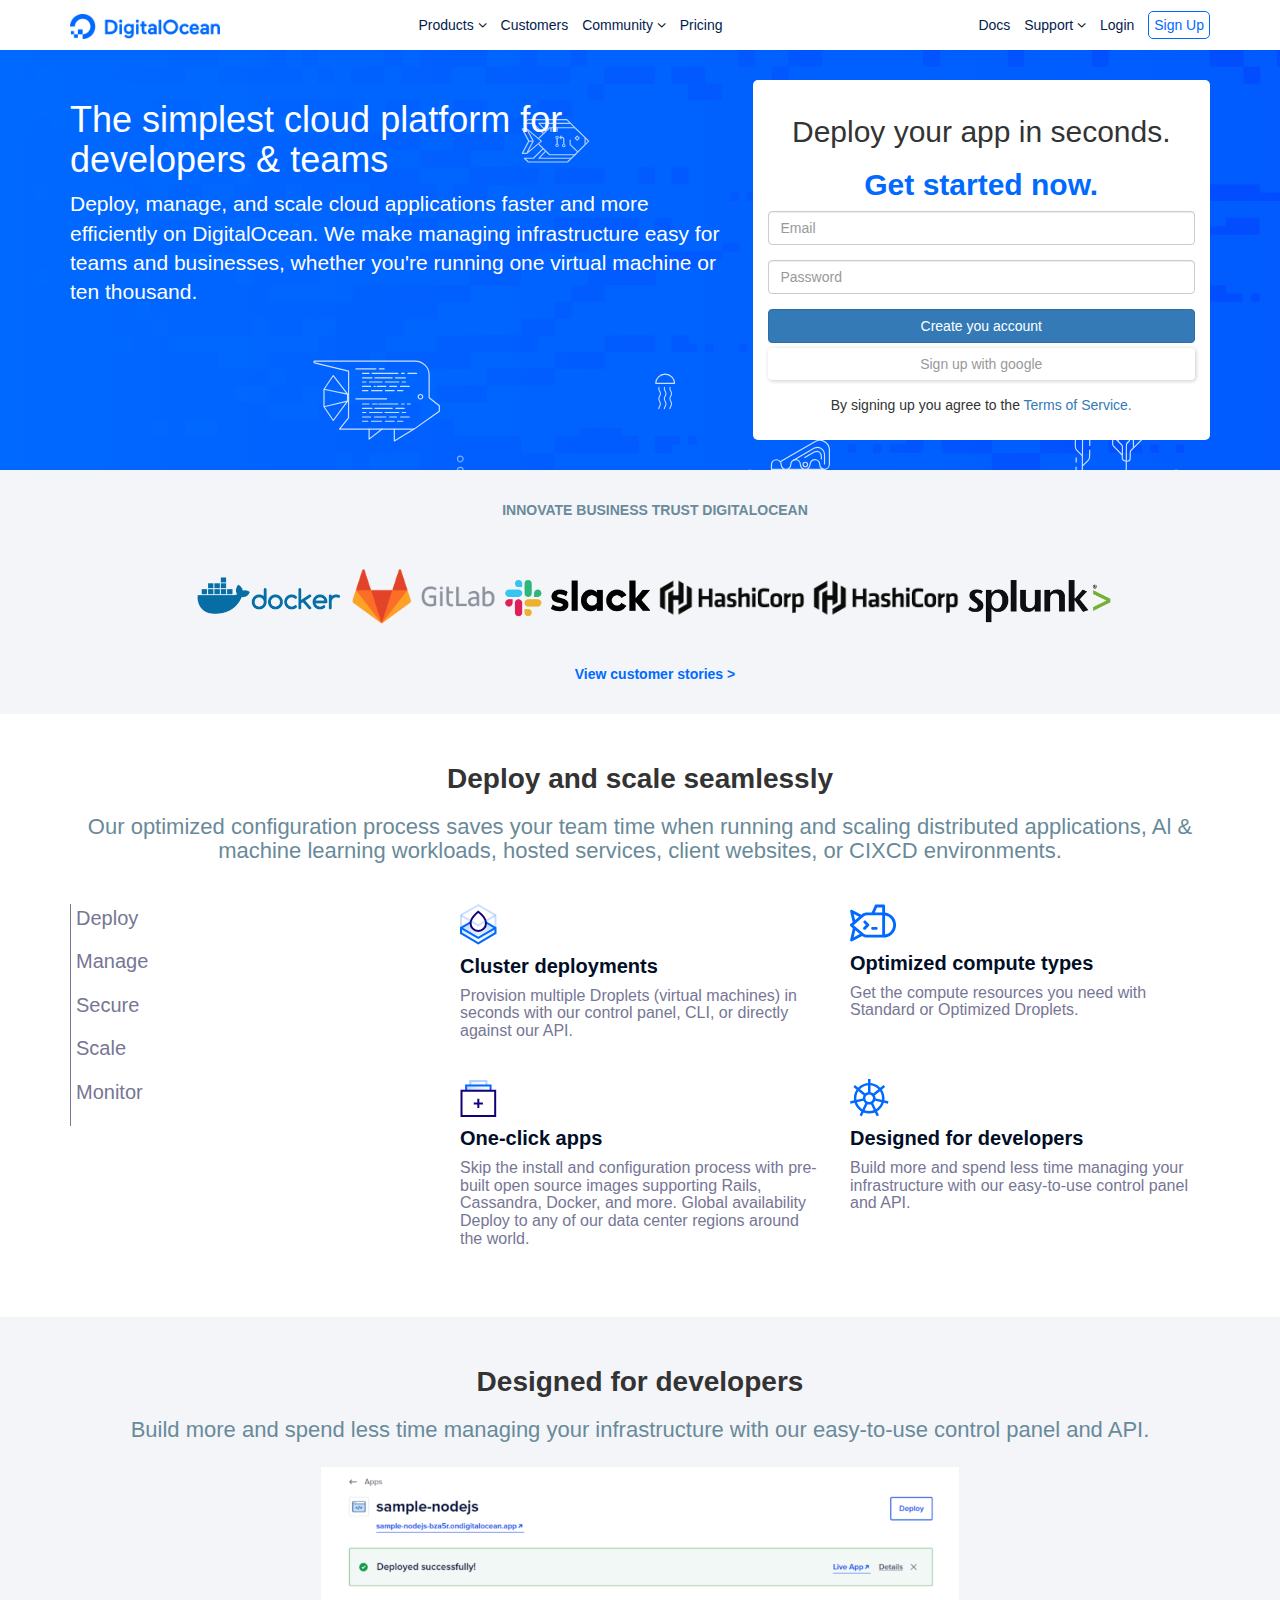
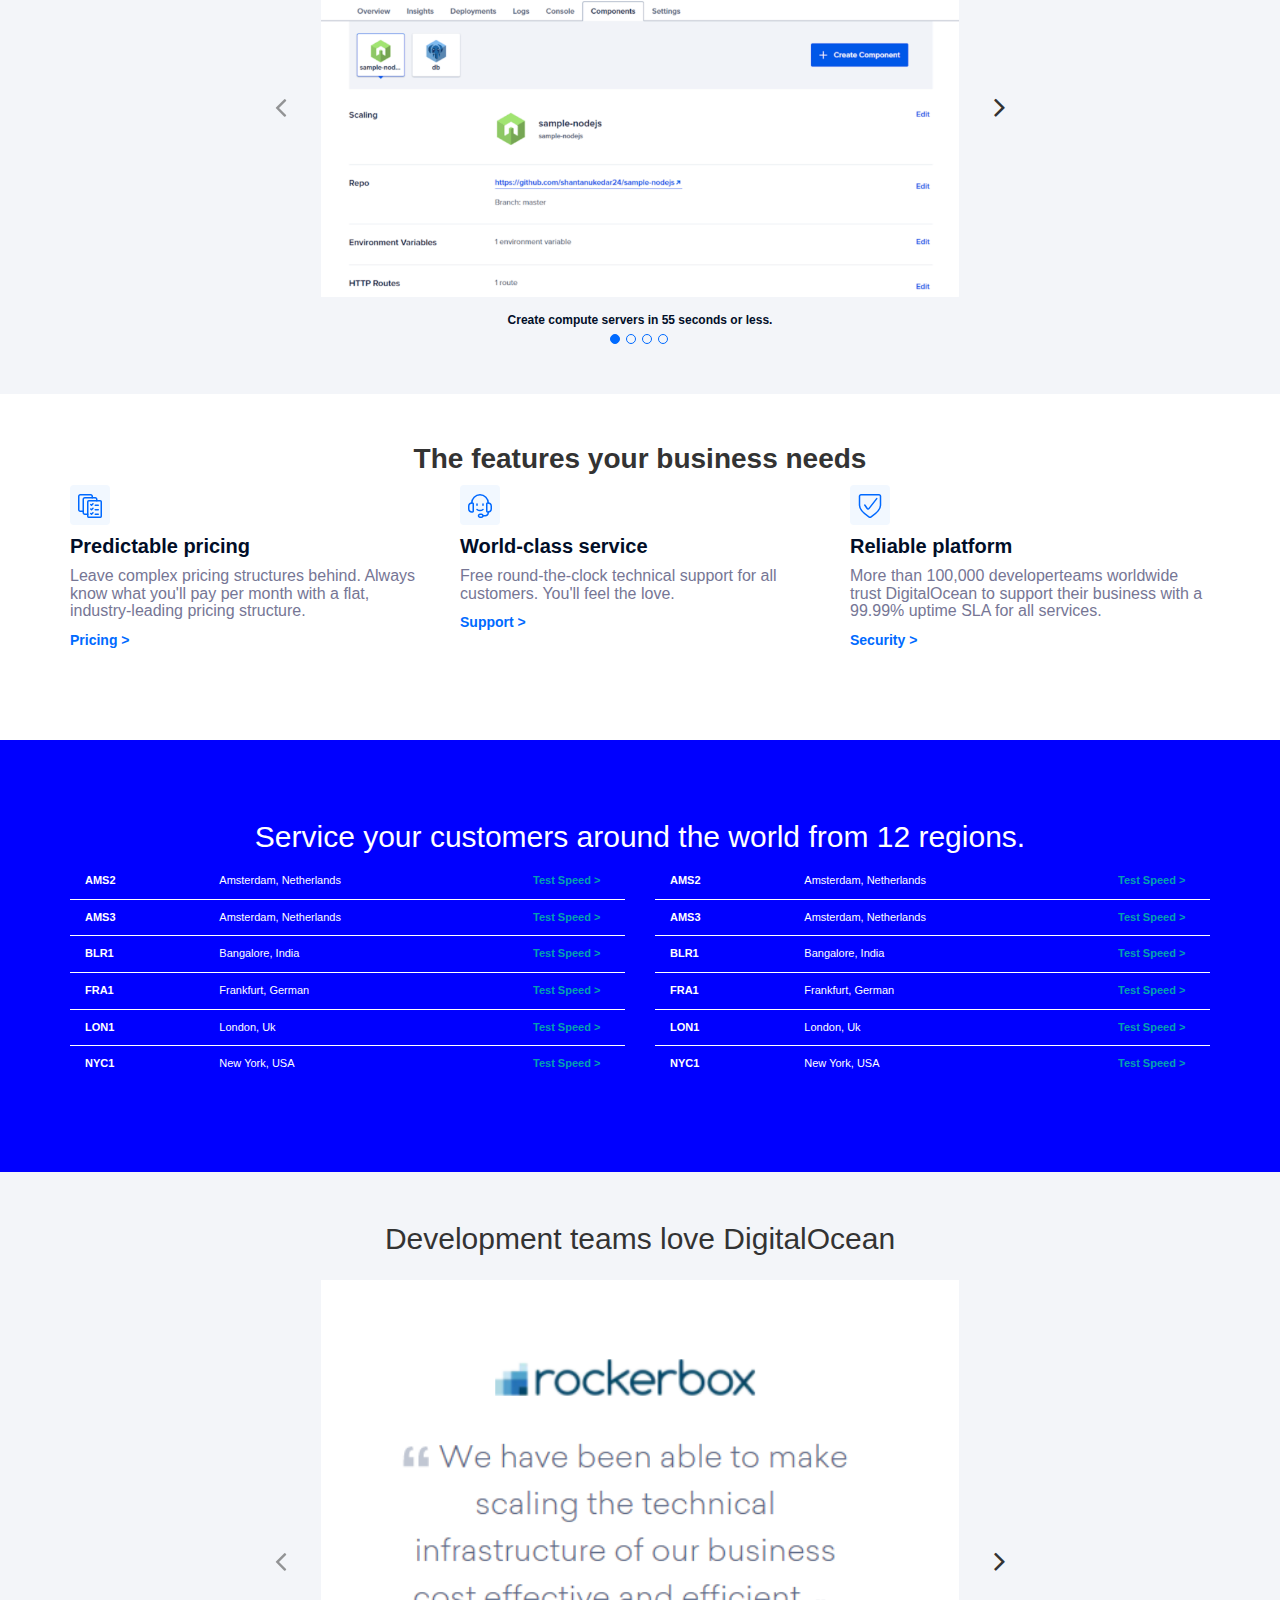
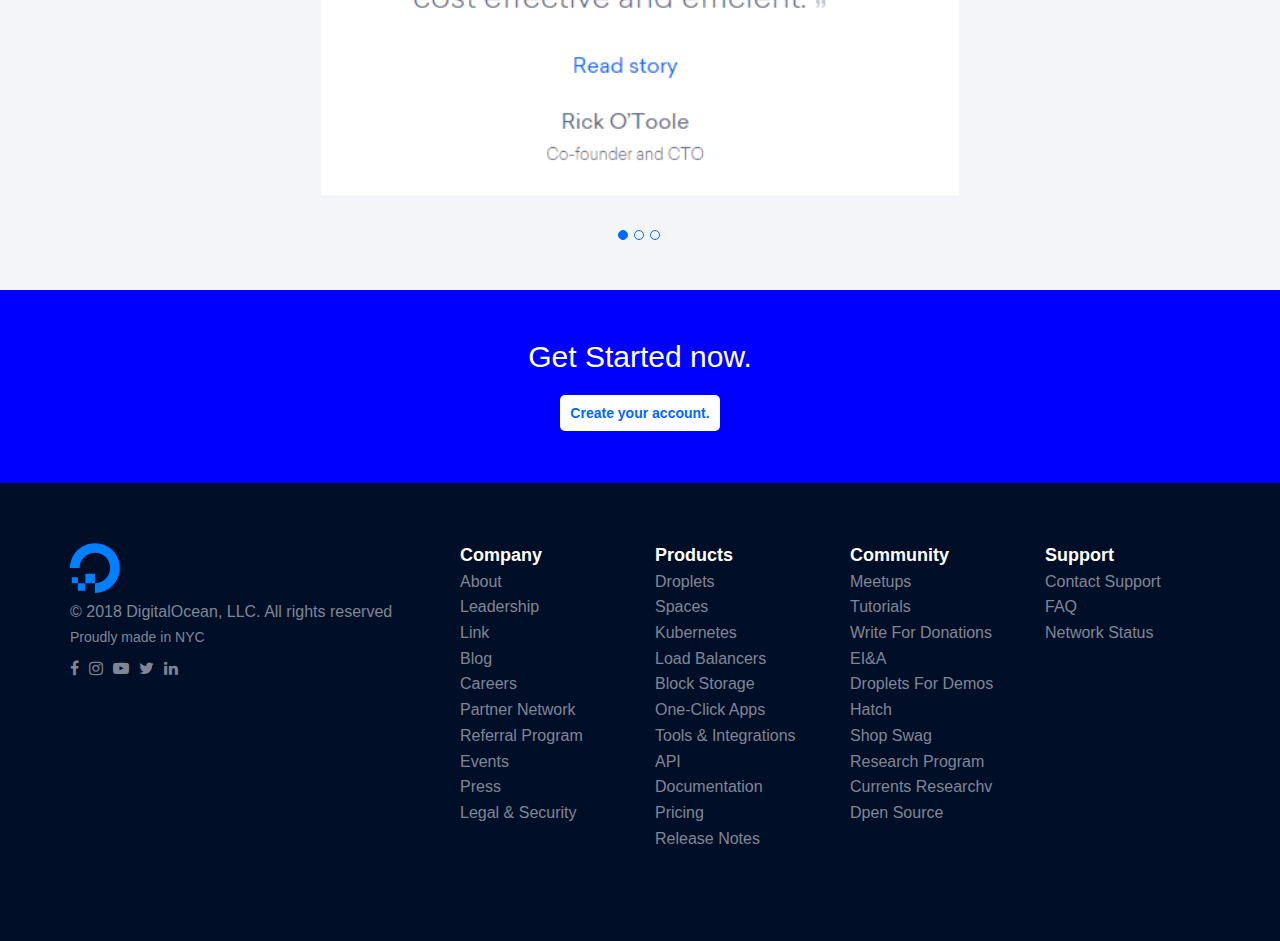
<file: index.html>
<!DOCTYPE html>
<html lang="en" dir="ltr">
  <head>
    <!-- Inizializza larghezza device -->
    <meta name="viewport" content="width=device-width, initial-scale=1.0">
    <!-- Framework bootstrap e file css -->
    <link rel="stylesheet" href="https://stackpath.bootstrapcdn.com/bootstrap/3.4.1/css/bootstrap.min.css" integrity="sha384-HSMxcRTRxnN+Bdg0JdbxYKrThecOKuH5zCYotlSAcp1+c8xmyTe9GYg1l9a69psu" crossorigin="anonymous">
    <link rel="stylesheet" href="./css/style.css">
    <!-- Font awesome -->
    <link rel="stylesheet" href="https://cdnjs.cloudflare.com/ajax/libs/font-awesome/4.7.0/css/font-awesome.min.css">

    <title> Digital Ocean </title>
  </head>
  <body>
      <!-- Container fluid sito -->
      <div class="container-fluid ">

        <!-- Navbar-fixed -->
        <div class="row">
          <div class="container">

            <div class="row navbar-fixed">


              <div class="logo col-xs-11 col-md-1  text-left ">
                <img src="./img/navbar-fixed/logo.png" alt="Logo navbar">
              </div>
              <div class="hidden-xs hidden-sm col-md-6 text-right">
                <nav class="reset-lista lista-blue">
                  <ul>
                    <li><a href="#">Products</a> <i class="fa fa-angle-down" aria-hidden="true"></i></li>
                    <li><a href="#">Customers</a></li>
                    <li><a href="#">Community </a><i class="fa fa-angle-down" aria-hidden="true"></i></li>
                    <li><a href="#">Pricing</a></li>
                  </ul>
                </nav>
              </div>
              <div class="hidden-xs hidden-sm col-md-5 text-right">
                <nav class="navbar-login reset-lista lista-blue">
                  <ul>
                    <li><a href="#">Docs</a></li>
                    <li><a href="#">Support</a> <i class="fa fa-angle-down" aria-hidden="true"></i></li>
                    <li><a href="#">Login</a></li>
                    <li><a class="btn-white" href="#">Sign up</a></li>
                  </ul>
                </nav>
              </div>
              <div class="visible-xs visible-sm col-xs-1 text-right hmenu">
                <a href="#"><i class="fa fa-bars" aria-hidden="true"></i></a>
              </div>


            </div>
          </div>
        </div>

        <!-- Fascia bl-header -->
        <div class="row bl-header">

          <div class="container">

            <div class="row">
              <!-- Padding 15 -->
              <div class="col-xs-12">
                <div class="bl-block-h15"></div>
                <div class="bl-block-h15"></div>
              </div>
              <!-- /Padding 15 -->



              <!-- COLONNA1 -->
              <div class="col-xs-12 col-sm-7 col-md-7">
                <!-- Jumbotron -->
                <!-- <div class="jumbotron jumbotron-fluid bl-jumbotron"> -->
                  <div class="bl-jumbotron">
                    <h1 class="display-4"> The simplest cloud
                    platform for developers &
                    teams</h1>
                    <p class="lead">Deploy, manage, and scale cloud applications
                    faster and more efficiently on DigitalOcean.
                    We make managing infrastructure easy for
                    teams and businesses, whether you're running
                    one virtual machine or ten thousand.</p>
                  </div>
                  <!-- /Jumbotron -->
              </div>
              <!-- /COLONNA1 -->


              <!-- COLONNA 2 -->
              <div class="col-xs-12 col-sm-5 col-md-5">
                <!-- BG-White -->
                <div class=" bg-white border-radius-5 bl-pad15">
                  <!-- Form create account google -->
                  <div class=" login-form bl-form-header">
                    <form action="/examples/actions/confirmation.php" method="post">
                        <h2 class="text-center">Deploy your app in seconds.</h2>
                        <h2 class="text-center txt-lightblue"><a class="link-style1"href="#">Get started now.</a></h2>
                        <div class="form-group">
                            <input type="text" class="form-control" placeholder="Email" required="required">
                        </div>
                        <div class="form-group">
                            <input type="password" class="form-control" placeholder="Password" required="required">
                        </div>
                        <div class="form-group">
                            <button type="submit" class="btn btn-primary btn-block">Create you account</button>
                            <button type="submit" class="btn btn-primary btn-block btn-shadow-transparent">Sign up with google</button>
                        </div>
                        <div class="clearfix">
                            <p class="text-center">By signing up you agree to the <a href="#" class="float-right">Terms of Service.</a></p>
                        </div>
                    </form>
                  </div>
                  <!-- /Form create account google -->

                </div>
                <!-- /BG-white -->
             </div>
             <!-- /COLONNA 2 -->

             <!-- Padding custom -->
             <div class="col-xs-12">
               <div class="bl-block-h15"></div>
               <div class="bl-block-h15"></div>
             </div>
             <!-- /Padding custom -->

            </div>
            <!-- /row -->
          </div>
          <!--/ Container -->
        </div>
        <!-- Fascia bl-header -->

        <!-- Fascia brand -->
        <div class="row bl-brand bg-grey">
          <div class="container">
            <div class="row">
              <div class="col-xs-12">
                <div class="container brand">
                  <div class="row text-center">

                    <!-- Padding  riga -->
                    <div class="col-xs-12">
                      <div class="bl-block-h15"></div>
                      <div class="bl-block-h15"></div>
                    </div>
                    <!-- /Padding riga -->


                    <!-- Testo sezione -->
                    <div class="col-xs-12">
                      <p class="txt-lightgrey txt-bold">INNOVATE BUSINESS TRUST DIGITALOCEAN </p>
                    </div>

                    <!-- Box loghi aziende -->
                    <div class="box-loghi">
                      <!-- Brand 1 -->
                      <img src="./img/fascia-brand/docker.svg" alt="Logo Docker">
                      <!-- Brand 2 -->
                      <img src="./img/fascia-brand/gitlab.svg" alt="Logo gitlab">
                      <!-- Brand 3 -->
                      <img src="./img/fascia-brand/slack.svg" alt="Logo slack">
                      <!-- Brand 4 -->
                      <img src="./img/fascia-brand/hashicorp.svg" alt="Logo hashicorp">
                      <!-- Brand 5 -->
                      <img src="./img/fascia-brand/hashicorp.svg" alt="Logo hashicorp">
                      <!-- Brand 6 -->
                      <img src="./img/fascia-brand/splunk.svg" alt="Logo splunk">
                    </div>
                    <!-- View customer stories -->
                    <div class="col-xs-12">
                      <a class="link-style1" href="#">View customer stories ></a> <!-- Inserire colore esatto -->
                    </div>

                    <!-- Padding  riga -->
                    <div class="col-xs-12">
                      <div class="bl-block-h15"></div>
                      <div class="bl-block-h15"></div>
                    </div>
                    <!-- /Padding riga -->

                  </div>
                </div>

              </div>

            </div>
          </div>

        </div>
        <!-- /Fascia brand -->

        <!-- Fascia Deploy -->
        <div class="row bl-deploy bg-white">
          <div class="container">
            <div class="row text-center">
              <div class="col-xs-12">

                <!-- Padding -->
                <div class="bl-block-h15"></div>
                <div class="bl-block-h15"></div>

                <h2>Deploy and scale seamlessly</h2>
                <h3>Our optimized configuration process saves your team time when running and scaling distributed applications, Al & machine learning workloads, hosted services, client websites, or CIXCD environments.</h3>

                <!-- Padding -->
                <div class="bl-block-h15"></div>
                <div class="bl-block-h15"></div>

              </div>

              <div class="col-xs-12 col-sm-4"> <!-- Aggiungere offset a dx in versione tablet e pc -->
                <div class="lista-no-bullets text-left">
                  <ul class="border-grey-left ">
                    <li>Deploy</li>
                    <li>Manage</li>
                    <li>Secure</li>
                    <li>Scale</li>
                    <li>Monitor</li>
                  </ul>
                </div>
              </div>

              <div class="col-xs-12 col-sm-8">
                <div class="container-w100 deploy-points">
                  <div class="row text-left">

                    <div class="col-xs-12 col-sm-6">

                      <img src="./img/fascia-deploy/goccia.svg" alt="goccia">
                      <h4>Cluster deployments</h4>
                      <h5>Provision multiple Droplets (virtual machines) in seconds with
                      our control panel, CLI, or directly against our API.</h5>
                    </div>
                  <div class="col-xs-12 col-sm-6">
                      <img src="./img/fascia-deploy/sottomarino.svg" alt="sottomarino">
                      <h4>Optimized compute types</h4>
                      <h5>Get the compute resources you need with Standard or Optimized
                      Droplets.</h5>
                    </div>
                  </div>
                  <div class="row text-left">

                    <div class="col-xs-12 col-sm-6 ">
                      <img src="./img/fascia-deploy/oneclick.svg" alt="oneclick">
                      <h4>One-click apps</h4>
                      <h5>Skip the install and configuration process with pre-built open
                      source images supporting Rails, Cassandra, Docker, and more.
                      Global availability
                      Deploy to any of our data center regions around the world.</h5>
                    </div>
                    <div class="col-xs-12 col-sm-6">
                      <img src="./img/fascia-deploy/timone.svg" alt="timone">
                      <h4>Designed for developers</h4>
                      <h5>Build more and spend less time managing
                      your infrastructure with our easy-to-use
                      control panel and API.</h5>
                    </div>
                  </div>

                </div>


              </div>

              <div class="col-xs-12">
                <!-- Padding -->
                <div class="bl-block-h15"></div>
                <div class="bl-block-h15"></div>
                <!-- /Padding -->
              </div>

            </div>

          </div>
        </div>
        <!-- /Fascia Deploy -->

        <!-- Fascia developers -->
        <div class="row bl-developers bg-grey">
          <div class="container">
            <div class="row">

              <!-- Padding -->
              <div class="col-xs-12">
                <div class="bl-block-h15"></div>
                <div class="bl-block-h15"></div>
              </div>
              <!-- /Padding -->

              <div class="col-xs-12 text-center">
                <h2>Designed for developers</h2>
                <h3>Build more and spend less time managing your infrastructure with our easy-to-use control panel and API.</h3>

                <!-- Slider immagini -->
                <div class="slider-box ">
                  <!-- Freccia sinistra -->
                  <div class="arrow left hidden-xs disabled"><i class="fa fa-angle-left" aria-hidden="true"></i></div>
                  <!-- Contenuto slider -->
                  <div class="slider-content">
                    <img src="./img/fascia-developers/esempio.png" alt="Immagine esempio carosello">
                  </div>
                  <!-- Freccia destra -->
                  <div class="arrow right hidden-xs "><i class="fa fa-angle-right" aria-hidden="true"></i></div>
                  <!-- Didascalia immagine -->
                  <p> Create compute servers in 55 seconds or less.</p>

                  <!-- Selettore immagini -->
                  <div class="slider-selector">
                    <div class="circle lightblue visited"></div>
                    <div class="circle lightblue"></div>
                    <div class="circle lightblue"></div>
                    <div class="circle lightblue"></div>
                  </div>
                  <!-- Selettore immagini -->
                </div>
                <!-- /Slider immagini -->

              </div>

              <!-- Padding -->
              <div class="col-xs-12">
                <div class="bl-block-h15"></div>
                <div class="bl-block-h15"></div>
              </div>
              <!-- /Padding -->

            </div>

          </div>
          <!-- /Container -->
        </div>
        <!-- /Fascia developers -->

        <!-- Fascia features -->
        <div class="row bl-features bg-white">
          <div class="container">
            <div class="row">


              <!-- Padding -->
              <div class="col-xs-12">
                <div class="bl-block-h15"></div>
                <div class="bl-block-h15"></div>
              </div>
              <!-- /Padding -->

              <!-- Titolo fascia -->
              <div class="col-xs-12 text-center">
                  <h2>The features your business needs</h2>
              </div>


              <!-- Colonna Pricing -->
              <div class="col-xs-12 col-sm-4">
                  <img src="./img/fascia-features/docs.svg" alt="goccia">
                  <h4>Predictable pricing</h4>
                  <h5>Leave complex pricing structures behind. Always know what you'll pay per month with a flat, industry-leading pricing structure.</h5>
                  <a class="link-style1 ">Pricing > </a>
              </div>

              <!-- Colonna Support -->
              <div class="col-xs-12 col-sm-4">
                  <img src="./img/fascia-features/operatore.svg" alt="sottomarino">
                  <h4>World-class service</h4>
                  <h5>Free round-the-clock technical support for all customers. You'll feel the love.</h5>
                  <a class="link-style1 "> Support > </a>
              </div>

              <!-- Colonna Security -->
              <div class="col-xs-12 col-sm-4">
                  <img src="./img/fascia-features/scudo-check.svg" alt="sottomarino">
                  <h4>Reliable platform</h4>
                  <h5>More than 100,000 developerteams worldwide trust DigitalOcean to support their business with a 99.99% uptime SLA for all services.</h5>
                  <a class="link-style1 " href="#">Security > </a>
              </div>

              <!-- Padding -->
              <div class="col-xs-12">
                <div class="bl-block-h15"></div>
                <div class="bl-block-h15"></div>
                <div class="bl-block-h15"></div>
                <div class="bl-block-h15"></div>
              </div>
              <!-- /Padding -->

            </div>
            <!-- /Row -->
          </div>
          <!-- /Container -->
        </div>
        <!-- /Fascia features -->




        <div class="row bl-services bg-blue">
          <div class="container">
            <div class="row">

              <!-- Padding -->
              <div class="col-xs-12">
                <div class="bl-block-h15"></div>
                <div class="bl-block-h15"></div>
                <div class="bl-block-h15"></div>
                <div class="bl-block-h15"></div>
              </div>
              <!-- /Padding -->

              <div class="col-xs-12 text-center">
                <h2>Service your customers around the world from 12 regions.</h2>
              </div>
              <div class="col-xs-12 col-md-6 text-left">
                <div class="liste-speed reset-lista lista-bianco link-bold">
                  <!-- Record dati  -->
                  <div class="record-dati ">
                    <ul>
                      <li>AMS2</li>
                      <li>Amsterdam, Netherlands</li>
                      <li><a href="#">Test speed ></a></li>
                    </ul>
                  </div>
                  <!-- Record dati  -->
                  <div class="record-dati">
                    <ul>
                      <li>AMS3</li>
                      <li>Amsterdam, Netherlands</li>
                      <li><a href="#">Test speed ></a></li>
                    </ul>
                  </div>
                  <!-- Record dati  -->
                  <div class="record-dati">
                    <ul>
                      <li>BLR1</li>
                      <li>Bangalore, India</li>
                      <li><a href="#">Test speed ></a></li>
                    </ul>
                  </div>
                  <!-- Record dati  -->
                  <div class="record-dati">
                    <ul>
                      <li>FRA1</li>
                      <li>Frankfurt, German</li>
                      <li><a href="#">Test speed ></a></li>
                    </ul>
                  </div>
                  <!-- Record dati  -->
                  <div class="record-dati">
                    <ul>
                      <li>LON1</li>
                      <li>London, Uk</li>
                      <li><a href="#">Test speed ></a></li>
                    </ul>
                  </div>
                  <!-- Record dati  -->
                  <div class="record-dati">
                    <ul>
                      <li>NYC1</li>
                      <li>New York, USA</li>
                      <li><a href="#">Test speed ></a></li>
                    </ul>
                  </div>
                </div>
              </div>

              <div class="col-xs-12 col-md-6 text-left">
                <div class="liste-speed reset-lista lista-bianco link-bold">
                  <!-- Record dati  -->
                  <div class="record-dati ">
                    <ul>
                      <li>AMS2</li>
                      <li>Amsterdam, Netherlands</li>
                      <li><a href="#">Test speed ></a></li>
                    </ul>
                  </div>
                  <!-- Record dati  -->
                  <div class="record-dati">
                    <ul>
                      <li>AMS3</li>
                      <li>Amsterdam, Netherlands</li>
                      <li><a href="#">Test speed ></a></li>
                    </ul>
                  </div>
                  <!-- Record dati  -->
                  <div class="record-dati">
                    <ul>
                      <li>BLR1</li>
                      <li>Bangalore, India</li>
                      <li><a href="#">Test speed ></a></li>
                    </ul>
                  </div>
                  <!-- Record dati  -->
                  <div class="record-dati">
                    <ul>
                      <li>FRA1</li>
                      <li>Frankfurt, German</li>
                      <li><a href="#">Test speed ></a></li>
                    </ul>
                  </div>
                  <!-- Record dati  -->
                  <div class="record-dati">
                    <ul>
                      <li>LON1</li>
                      <li>London, Uk</li>
                      <li><a href="#">Test speed ></a></li>
                    </ul>
                  </div>
                  <!-- Record dati  -->
                  <div class="record-dati">
                    <ul>
                      <li>NYC1</li>
                      <li>New York, USA</li>
                      <li><a href="#">Test speed ></a></li>
                    </ul>
                  </div>
                </div>
              </div>

              <!-- Padding -->
              <div class="col-xs-12">
                <div class="bl-block-h15"></div>
                <div class="bl-block-h15"></div>
                <div class="bl-block-h15"></div>
                <div class="bl-block-h15"></div>
              </div>
              <!-- /Padding -->

              </div>
              <!-- /row -->
            </div>
            <!-- /container -->

          </div>
          <!-- /fascia services -->


        <!-- Fascia developers -->
        <div class="row bl-development bg-grey">
          <div class="container">
            <div class="row">

              <!-- Padding -->
              <div class="col-xs-12">
                <div class="bl-block-h15"></div>
                <div class="bl-block-h15"></div>
              </div>
              <!-- /Padding -->

              <div class="col-xs-12 text-center">
                <h2>Development teams love DigitalOcean</h2>

                <!-- Slider immagini -->
                <div class="slider-box ">
                  <!-- Freccia sinistra -->
                  <div class="arrow left hidden-xs disabled"><i class="fa fa-angle-left" aria-hidden="true"></i></div>
                  <!-- Contenuto slider -->
                  <div class="slider-content">
                    <img src="./img/fascia-development/esempio-dev-2.png" alt="Immagine esempio carosello">
                  </div>
                  <!-- Freccia destra -->
                  <div class="arrow right hidden-xs "><i class="fa fa-angle-right" aria-hidden="true"></i></div>


                  <!-- Selettore immagini -->
                  <div class="slider-selector">
                    <div class="circle lightblue visited"></div>
                    <div class="circle lightblue"></div>
                    <div class="circle lightblue"></div>
                  </div>
                  <!-- Selettore immagini -->
                </div>
                <!-- /Slider immagini -->

              </div>

              <!-- Padding -->
              <div class="col-xs-12">
                <div class="bl-block-h15"></div>
                <div class="bl-block-h15"></div>
              </div>
              <!-- /Padding -->
            </div>
            <!-- /row -->
          </div>
          <!-- /Container -->
        </div>
        <!-- /Fascia developers -->



        <div class="row bl-getstarted bg-blue">
          <div class="container">
            <div class="row">
              <!-- Padding -->
              <div class="col-xs-12">
                <div class="bl-block-h15"></div>
                <div class="bl-block-h15"></div>

              </div>
              <!-- /Padding -->

              <!-- Get started now -->
              <div class="col-xs-12 text-center">
                <h2>Get Started now.</h2>
                <a class="btn-white-style1 link-style1">Create your account.</a>
              </div>

              <!-- Padding -->
              <div class="col-xs-12">
                <div class="bl-block-h15"></div>
                <div class="bl-block-h15"></div>
                <div class="bl-block-h15"></div>
                <div class="bl-block-h15"></div>
              </div>
              <!-- /Padding -->
            </div>
            <!-- /Row -->
          </div>
          <!-- /Container -->
        </div>
        <!-- /Fascia GetStarted -->

        <!-- Footer -->
        <div class="row bl-footer bg-darkblue">
          <div class="container">
            <div class="row">
              <!-- Padding -->
              <div class="col-xs-12">
                <div class="bl-block-h15"></div>
                <div class="bl-block-h15"></div>
                <div class="bl-block-h15"></div>
                <div class="bl-block-h15"></div>
              </div>
              <!-- /Padding -->

              <!-- Colonna Credits -->
              <div class="col-xs-12 col-md-4 reset-lista lista-bianco lista-credits ">
                <img src="./img/footer/logo.svg" alt=" logo Digital Ocean">
                <h4>© 2018 DigitalOcean, LLC. All rights reserved</h4>
                <h5>Proudly made in NYC</h5>
                <!-- Link-immagini social -->
                <ul>
                  <li><span>
                    <a href="#"><i class="fa fa-facebook" aria-hidden="true"></i></a>
                    <a href="#"><i class="fa fa-instagram" aria-hidden="true"></i></a>
                    <a href="#"><i class="fa fa-youtube-play" aria-hidden="true"></i></a>
                    <a href="#"><i class="fa fa-twitter" aria-hidden="true"></i></a>
                    <a href="#"><i class="fa fa-linkedin" aria-hidden="true"></i></a>
                  </span></li>
                </ul>
                <!-- /Link-immagini social -->

              </div>

              <div class="col-xs-12 col-sm-6 col-md-2 reset-lista lista-bianco lista-credits ">
                <ul>
                  <li>Company</li>
                  <li><a>About</a></li>
                  <li><a>Leadership</a></li>
                  <li><a>Link</a></li>
                  <li><a>Blog</a></li>
                  <li><a>Careers</a></li>
                  <li><a>Partner Network</a></li>
                  <li><a>Referral Program</a></li>
                  <li><a>Events</a></li>
                  <li><a>Press</a></li>
                  <li><a>Legal & Security</a></li>
                </ul>
              </div>

              <div class="col-xs-12 col-sm-6 col-md-2 reset-lista lista-bianco lista-credits ">
                <ul>
                  <li>Products</li>
                  <li><a>Droplets</a></li>
                  <li><a>Spaces</a></li>
                  <li><a>Kubernetes</a></li>
                  <li><a>Load Balancers</a></li>
                  <li><a>Block Storage</a></li>
                  <li><a>One-Click Apps</a></li>
                  <li><a>Tools & Integrations</a></li>
                  <li><a>API</a></li>
                  <li><a>Documentation</a></li>
                  <li><a>Pricing</a></li>
                  <li><a>Release Notes</a></li>
                </ul>
              </div>

              <div class="col-xs-12 col-sm-6 col-md-2 reset-lista lista-bianco lista-credits  ">
                <ul>
                  <li>Community</li>
                  <li><a>Meetups</a></li>
                  <li><a>Tutorials</a></li>
                  <li><a>Write for Donations</a></li>
                  <li><a>EI&A</a></li>
                  <li><a>Droplets for Demos</a></li>
                  <li><a>Hatch</a></li>
                  <li><a>Shop Swag</a></li>
                  <li><a>Research Program</a></li>
                  <li><a>Currents Researchv
                  <li><a>Dpen Source</a></li>
                </ul>
              </div>

              <div class="col-xs-12 col-sm-6 col-md-2 reset-lista lista-bianco lista-credits">
                <ul>
                  <li>Support</li>
                  <li><a>Contact support</a></li>
                  <li><a>FAQ</a></li>
                  <li><a>Network Status</a></li>
                </ul>

              </div>


              <!-- Padding -->
              <div class="col-xs-12">
                <div class="bl-block-h15"></div>
                <div class="bl-block-h15"></div>
                <div class="bl-block-h15"></div>
                <div class="bl-block-h15"></div>
              </div>
              <!-- /Padding -->

            </div>
            <!-- /Row -->

          </div>
          <!-- /Container -->

        </div>
        <!-- Footer -->
      </div>
      <!-- /Container fluid -->

  </body>
</html>
</file>
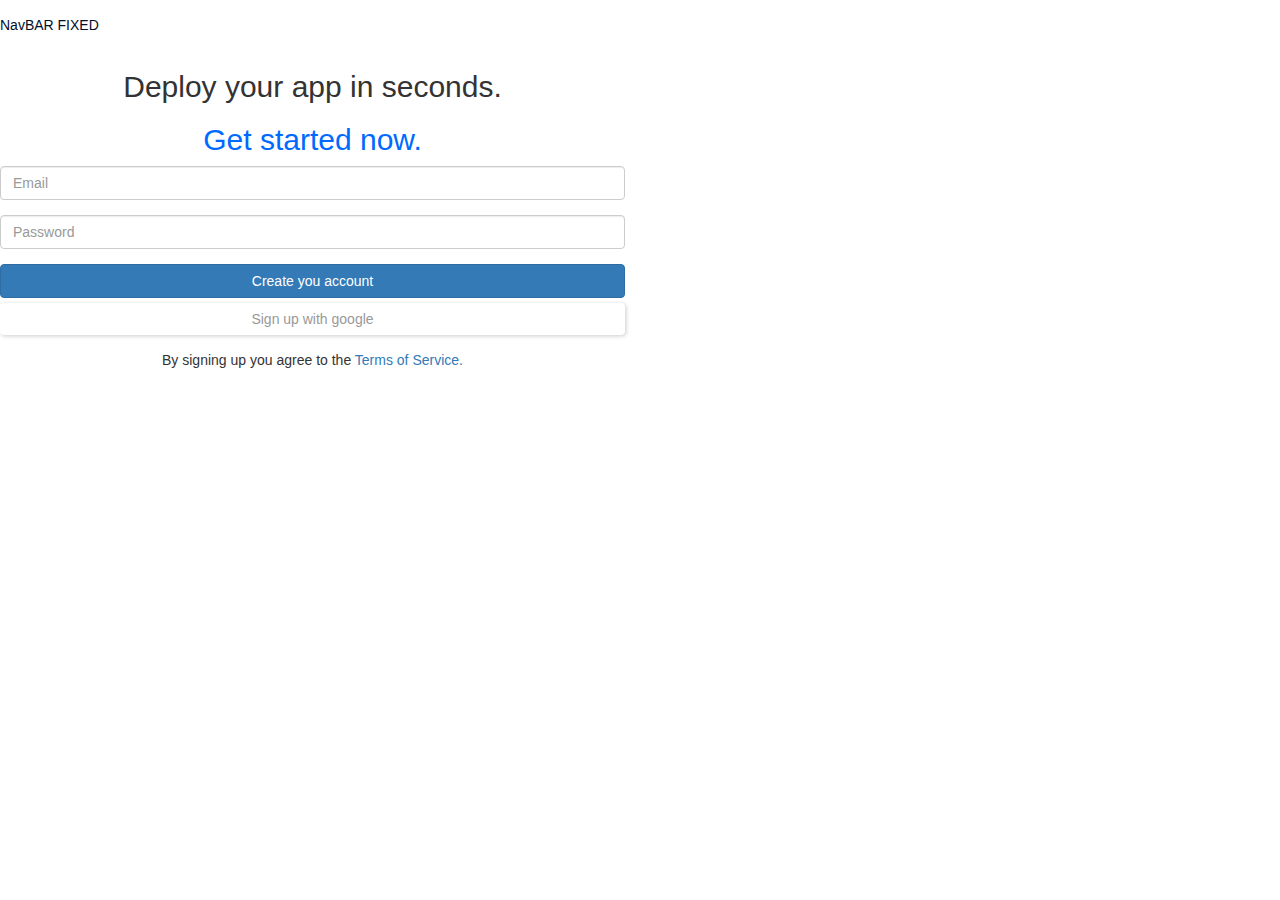
<file: snippets-test/test.html>
<!DOCTYPE html>
<html lang="en" dir="ltr">
  <head>
    <!-- Inizializza larghezza device -->
    <meta name="viewport" content="width=device-width, initial-scale=1">
    <!-- Framework bootstrap e file css -->
    <link rel="stylesheet" href="https://stackpath.bootstrapcdn.com/bootstrap/3.4.1/css/bootstrap.min.css" integrity="sha384-HSMxcRTRxnN+Bdg0JdbxYKrThecOKuH5zCYotlSAcp1+c8xmyTe9GYg1l9a69psu" crossorigin="anonymous">
    <link rel="stylesheet" href="../css/style.css">
    <!-- Font awesome -->
    <link rel="stylesheet" href="https://cdnjs.cloudflare.com/ajax/libs/font-awesome/4.7.0/css/font-awesome.min.css">

    <title> Digital Ocean </title>
  </head>
  <body>
    <div>
      <!-- Navbar-fixed -->
      <div class="navbar-fixed">
          NavBAR FIXED
      </div>

      <!-- Container sito full screen -->
      <div class="container-w100">
        <div class="row">
          <div class="col-xs-6">
            <div class="login-form bl-form-header">
              <form action="/examples/actions/confirmation.php" method="post">
                  <h2 class="text-center">Deploy your app in seconds.</h2>
                  <h2 class="text-center txt-lightblue">Get started now.</h2>
                  <div class="form-group">
                      <input type="text" class="form-control" placeholder="Email" required="required">
                  </div>
                  <div class="form-group">
                      <input type="password" class="form-control" placeholder="Password" required="required">
                  </div>
                  <div class="form-group">
                      <button type="submit" class="btn btn-primary btn-block">Create you account</button>
                      <button type="submit" class="btn btn-primary btn-block btn-shadow-transparent">Sign up with google</button>
                  </div>
                  <div class="clearfix">
                      <p class="text-center">By signing up you agree to the <a href="#" class="float-right">Terms of Service.</p>
                  </div>
              </form>
          </div>
        </div>

      </div>

      </div>
      <!-- /Container sito full screen -->

    </div>
  </body>
</html>
</file>
<file: css/style.css>
/* Colori */
/* Blu principale */
/* color:#006aff; */
/* Blu scuro */
/* color: #031b4e */
/* Blu footer */
/* color:#010e28; */
/* Testo innovative business */
/* color:#698a99; */
/* Lista-no-bullets */
/* color:#767695; */
/* Test speed */
/* color:#05a0af; */


/* NOTEd */
/*
1)Pulizia e refactoring codice da fare
2) cura dettagli estetici pagina
 */



/* UTILITIES */
.container-w100{
  width: 100%;
}

.link-style1{
  color:#006aff;
  text-decoration: none;
  font-weight: bold;
}
.link-style1:hover{
  color:#006aff;
  text-shadow: 0px 0px 5px rgba(0,0,0,0.4);
  border-radius: 5px;
  text-decoration: none;
}

/* .list-style-credits ul li:first-child{
  color:white;
  font-weight: bold;
}

.list-style-credits ul li{
  color:#808794;
  font-weight: normal;
}

.list-style-credits ul li a{
  color:#808794;
  font-weight: normal;
} */

.border-radius-5{
  border-radius: 5px;
}

.bg-white{
  background-color: #fff;
}

.bg-grey{
  background-color: #f3f5f9;
}

.bg-blue{
  background-color: blue;
}

.bg-darkblue{
  background-color: #010e28;
}

.txt-lightblue{
  color:#006aff;
}

.txt-lightgrey{
  color:#698a99;
}

.txt-bold{
  font-weight: bold;
}

.btn-shadow-transparent{
  color: #999;
  background-color: white;
  box-shadow: 1px 1px 4px #ccc;
  border: 0px;
}

.btn-white-style1{
  background-color: white;
  color:#006aff;
  padding: 10px;
  border-radius: 5px;
  font-weight: bold;
}

.disabled{
  opacity: 50%;
}

.circle{
  display: inline-block;
  width: 10px;
  height: 10px;
  border:1px solid black;
  border-radius: 50%;
  margin-right: 2px;
}

.circle:hover{
  background-color: black;
}

.circle.visited{
  background-color: #006aff;
}

.circle.lightblue{
  border-color: #006aff;
}

.circle:hover.lightblue{
  background-color: #006aff;
}


/* RESET LISTA GENERICO SENZA COLORE*/
.reset-lista ul{
  list-style: none;
}
.reset-lista ul li{
  text-decoration: none;
  display: inline;
  text-transform: capitalize;
}
.reset-lista ul li a{
  text-decoration: none;
}

.reset-lista ul li a:hover{
  background-color: rgba(0,0,0,0.1);
  /* color:#006aff; */
}

.reset-lista.lista-blue ul li a{
  color: #031b4e;
}

.reset-lista.lista-bianco ul li {
  color:white;
}

.reset-lista.lista-bianco ul li a{
  color:#808794;
}

.reset-lista.lista-credits ul li:first-child{
  font-weight: bold;
}

.reset-lista.lista-credits ul li{
  font-weight: normal;
}

.reset-lista.lista-credits ul li a:hover{
  color: #006aff;
}

.link-bold a{
  font-weight: bold;
}

.slider-box{
  position: relative;
  display: inline-block;
  width: 70%;
  padding: 15px 0;
}

.slider-box .arrow{
  width: 10%;
  position: absolute;
  top:50%;
  transform: translateY(-50%);
  font-weight: bold;
  font-size: 32px;
}

.slider-box .arrow:hover{
  color: rgba(0,255,0,0.5);
}

.slider-box .arrow.left{
  left:0%;
}
.slider-box .arrow.right{
  right:0%;
}

.slider-content{
  width: 100%;
  height: auto;
}

.slider-content img{
  width: 80%;
}



/* ****RESET LISTA GENERICO SENZA COLORE */

.lista-no-bullets ul{
  list-style: none;
  padding-left: 5px;
}

.border-grey-left{
  border-left: 1px solid #767695;
}


/* /UTILITIES */


/* DEBUGG */
.debug-border{
  border: 1px solid violet;
}

.btn-white{
  background-color: white;
  color: #006aff;
  border-radius: 5px;
  border: 1px solid #006aff;
  padding: 5px;
}


/* Padding custom di 15px */
.bl-block-h15{
  width: 100%;
  height: 15px;
}


.bl-pad15{
  padding: 15px;
}

/* DEBUGG */

.navbar-fixed{
  color: #010e28;
  font-weight: 500;
}

.navbar-fixed img{
  max-width: 150px;
  max-height: 50px;

}

.navbar-fixed, .navbar-fixed [class*="col-"]{
  height: 50px;
  line-height: 50px;
}

/* Personalizzazione padding navbar */
.navbar-fixed ul li{
  display: inline-block;
  padding-right: 10px;
}

.navbar-fixed ul li:last-child{
  padding-right: 0px;
}


/* Sovrascrivi colore default elemento lista */
.navbar-fixed .navbar-login .btn-white{
  color:#006aff;
}


.bl-header{
  background-image: url("../img/header/sfondo.svg");
  background-size: cover;
  /* padding: 30px 0;  */ /* Non toccare i padding delle classi bootstrap container, row e col!*/
}


.bl-header .bl-jumbotron{
  background-color: rgba(0,0,0,0);
  color:white;
}

.bl-jumbotron .container h1{
  font-size: 32px;
  font-weight: bold;
}

/* .bl-jumbotron .container button, input{
  font-weight: bold;
} */

.bl-jumbotron .container .lead{
  font-size: 20px;
  color: #ddd; /* Colore non esatto */
}



.brand .box-loghi img{
  padding: 10px 0;
  width: 150px;
  height: auto;
}

/* PERSONALIZZAZIONE STILI h2 ed h3 */

.bl-deploy h2, .bl-developers h2, .bl-features h2{
  font-size: 28px;
  font-weight: bold;
}

.bl-services h2, .bl-services h3, .bl-services h4, .bl-services h5{
  color: white;
}

.bl-getstarted h1,.bl-getstarted h2,.bl-getstarted h3,.bl-getstarted h4,.bl-getstarted h5{
  color: white;
}


.bl-deploy h3, .bl-developers h3{
  font-size:22px;
  color: #698a99;
}

.bl-deploy h4, .bl-features h4{
  font-weight: bold;
  font-size:20px;
  color:#010e28;
}



.bl-deploy h5, .bl-features h5{
  /* font-weight: bold; */
  font-size:16px;
  color:#767695;
}


.bl-footer h4, .bl-footer h5{
  color:#808794;
}




.bl-deploy .lista-no-bullets ul{
  font-size: 20px;
  font-weight: 500;
  color:#767695;
  padding-bottom:5px;
  margin-bottom:15px;
}
.bl-deploy .lista-no-bullets ul li{
  padding-bottom:15px;
}

.bl-deploy .deploy-points h5{
  padding-bottom: 30px;
}
/* /PERSONALIZZAZIONE STILI h2 ed h3 */

/* Fascia Developers */
.bl-developers .slider-box .arrow:hover{
  color:#006aff; /*Inserire colore esatto */
}

.bl-developers p{
  font-weight: bold;
  font-size:12px;
  color:#010e28;
  padding-top:15px;
  padding-bottom: 0px;
  margin-bottom:0px;
}


/* /Fascia Developers */


/* Fascia features */
.bl-features a{
  display: inline-block;
  margin-bottom: 30px;
}

/* /Fascia features */

/* Fascia service */
.bl-services .record-dati{
  width: 100%;
  border-bottom: 1px solid white;
}

.bl-services .record-dati:last-child{
  border-bottom: 0px;
}

.bl-services .liste-speed{
  margin-bottom: 30px;
}

.bl-services .liste-speed ul{
  margin-bottom:0;
  padding: 10px 15px;
  font-size: 11px; /*Font piccolo perchè altrimenti salta layout da cellulare */
}

.bl-services .liste-speed ul li:first-child{
  display: inline-block;
  width: 25%; /*Inserire misure non calcolate a mano*/
}
.bl-services .liste-speed ul li:nth-child(2){
  display: inline-block;
  width: 42%;
}
.bl-services .liste-speed ul li:nth-child(3){
  display: inline-block;
  text-align:right;
  width: 30%;
}
.bl-services .liste-speed ul li:first-child{
  font-weight: bold;

}

.bl-services .liste-speed ul li:nth-child(2){

}

.bl-services .liste-speed ul li:nth-child(3){
  /* padding-right: 5px; */
}

.bl-services .reset-lista.lista-bianco ul li a{
  color:#05a0af;
}

/* /Fascia service */

/* Fascia development */
.bl-development .slider-selector{
  margin-top: 30px;
}
/* /Fascia development */

/* Fascia GetStarted */
.bl-getstarted h2{
  margin-bottom: 30px;
}

/* /Fascia GetStarted */
.bl-developers .slider-box .arrow:hover{
  color:#006aff; /*Inserire colore esatto */
}
.bl-development .slider-box .arrow:hover{
  color:#006aff; /*Inserire colore esatto */
}
/* /Fascia GetStarted */

/* Footer */
.bl-footer ul{
  padding-left: 0;
}



/* Forza elementi lista come block */
.bl-footer ul{
  margin-bottom: 30px;
}
.bl-footer ul li{
  display: block;
  font-size: 18px;

}

.bl-footer ul li a{
  font-size:16px;
  padding-right: 5px;
}

.bl-footer h4{
  font-size: 16px;
}




/* /Footer */
</file>
